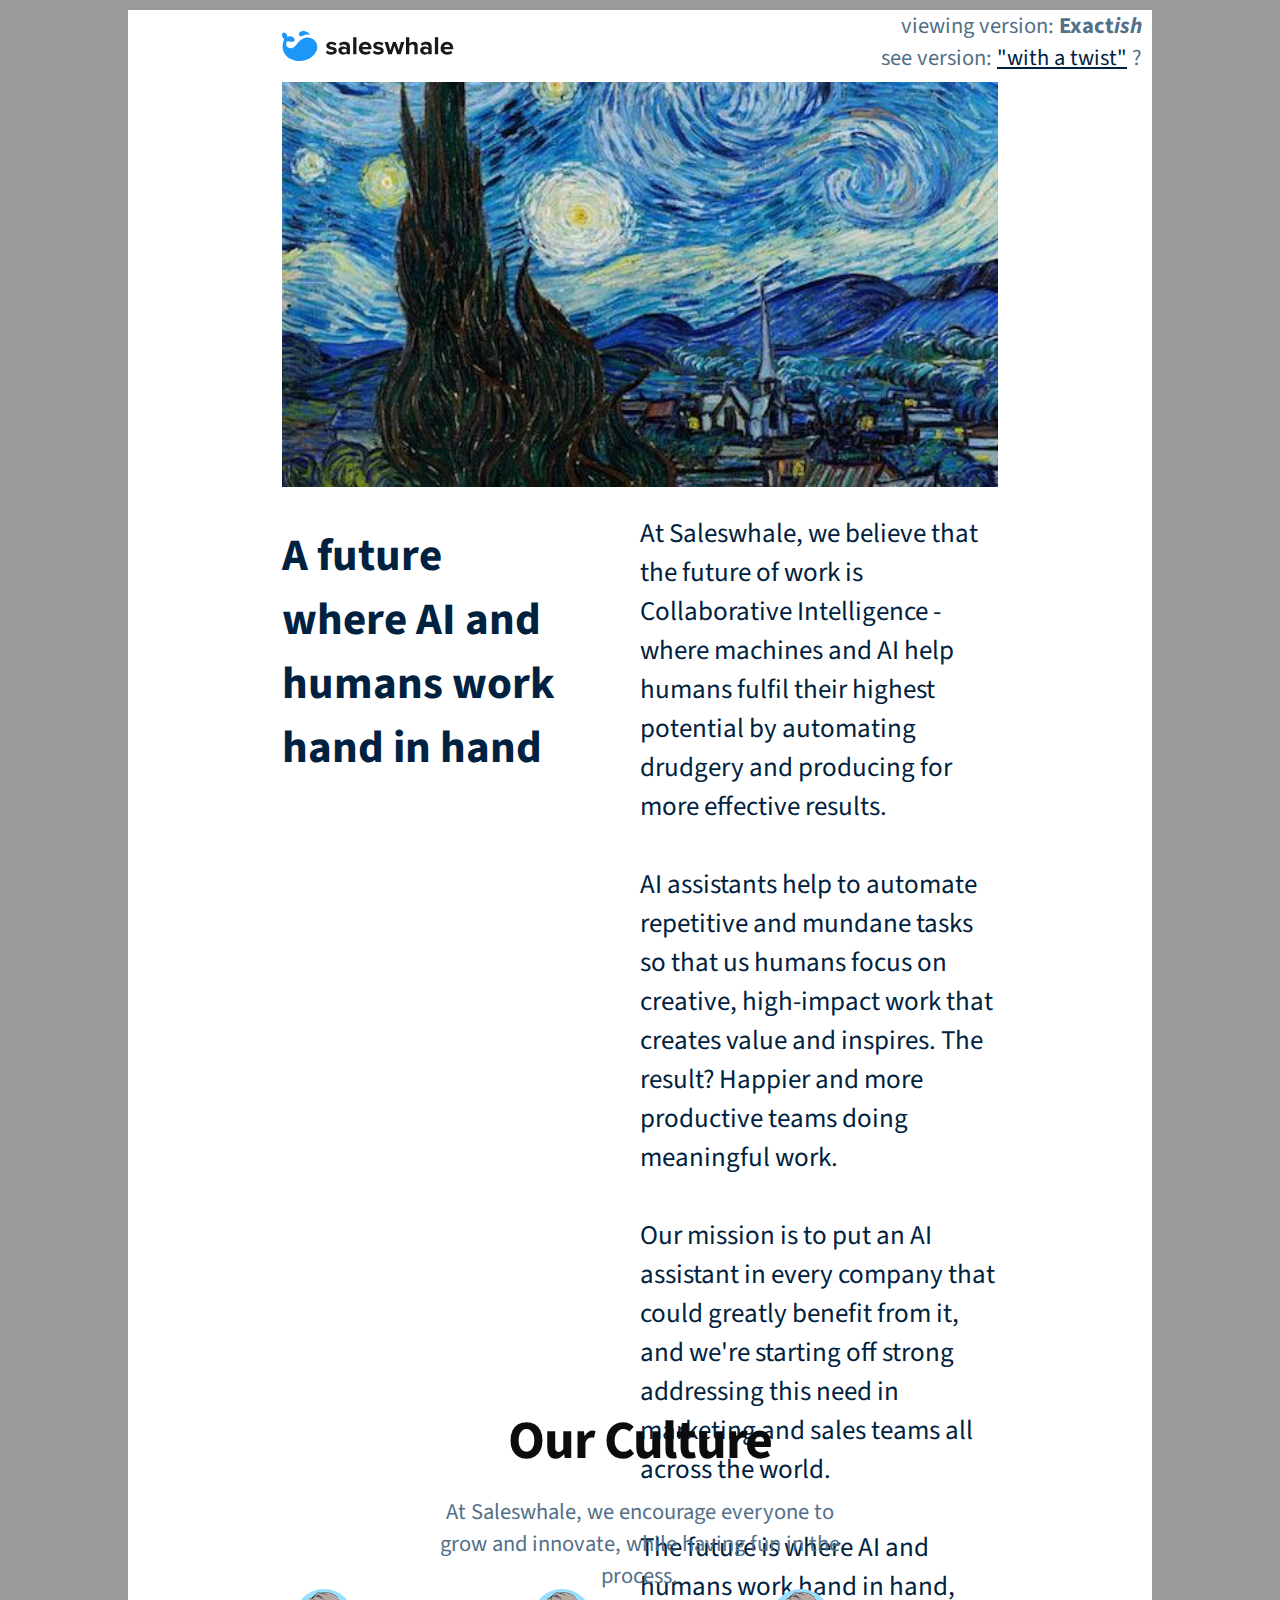
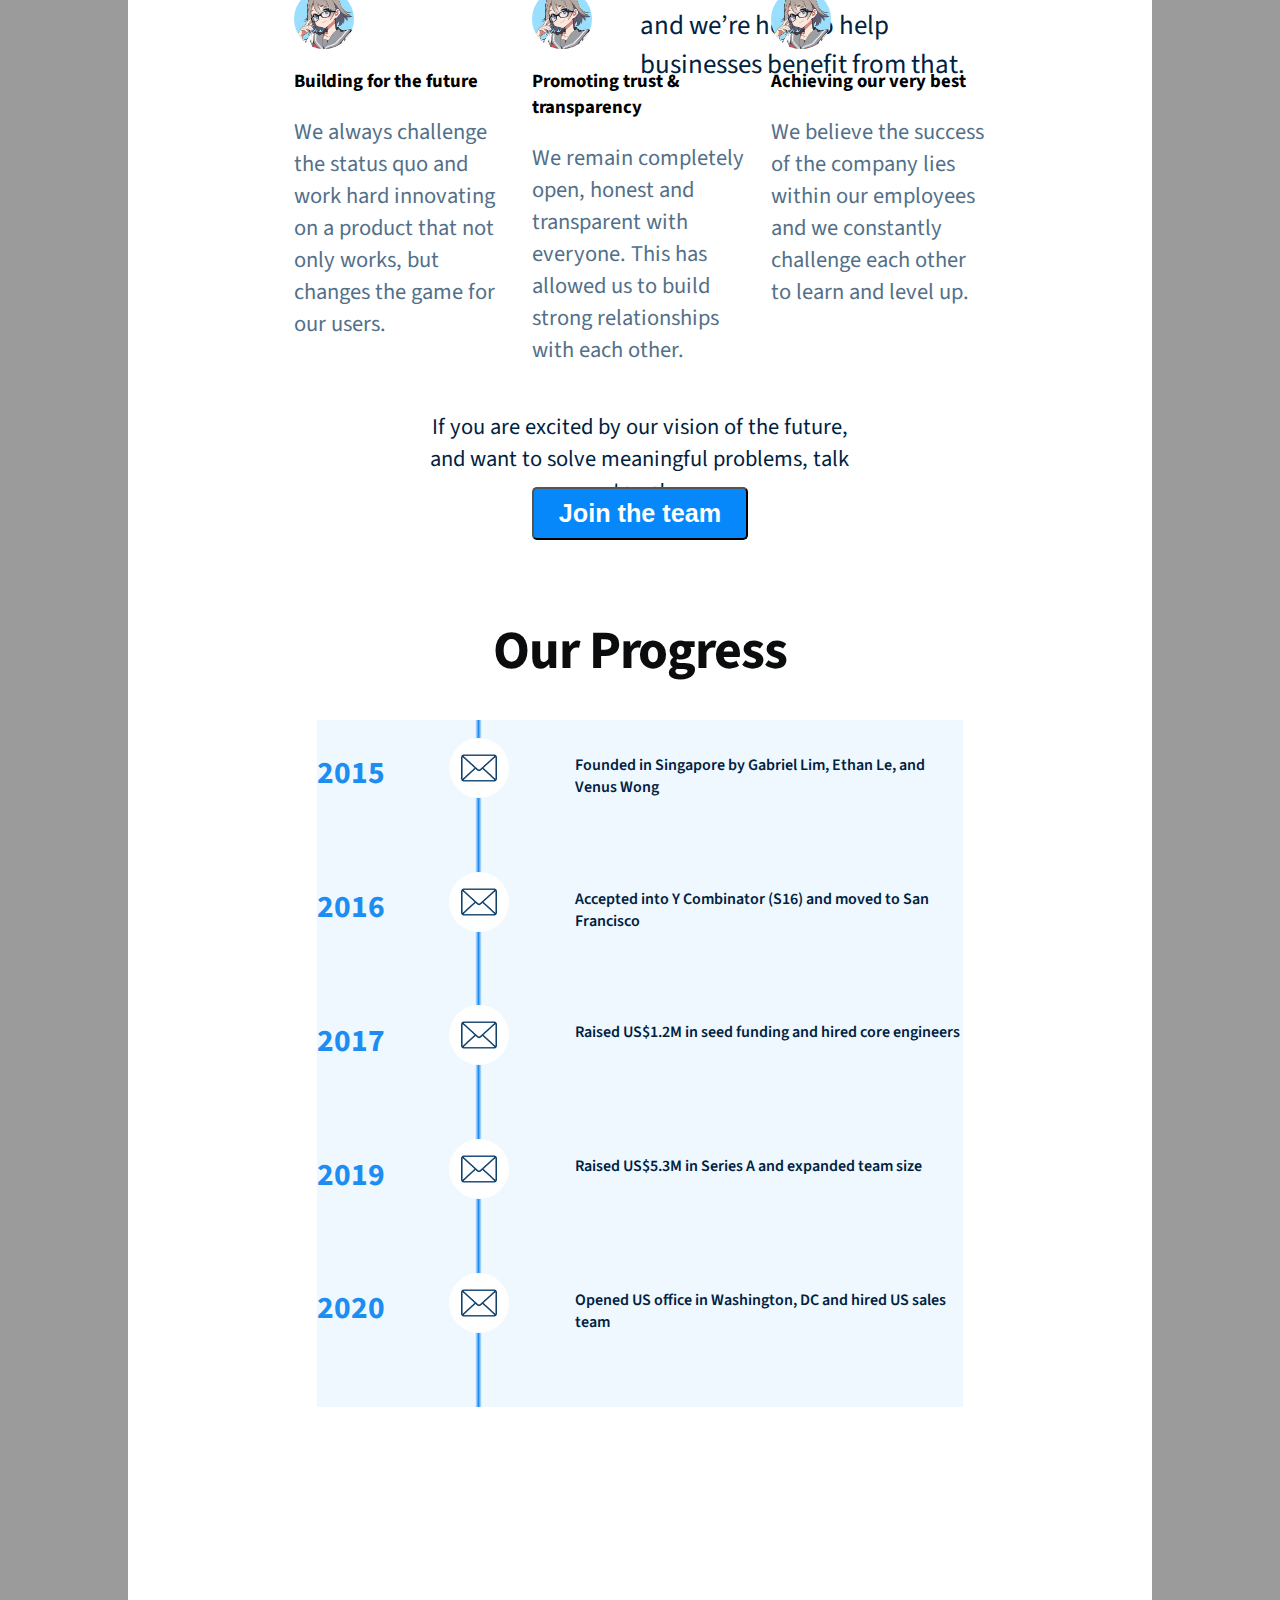
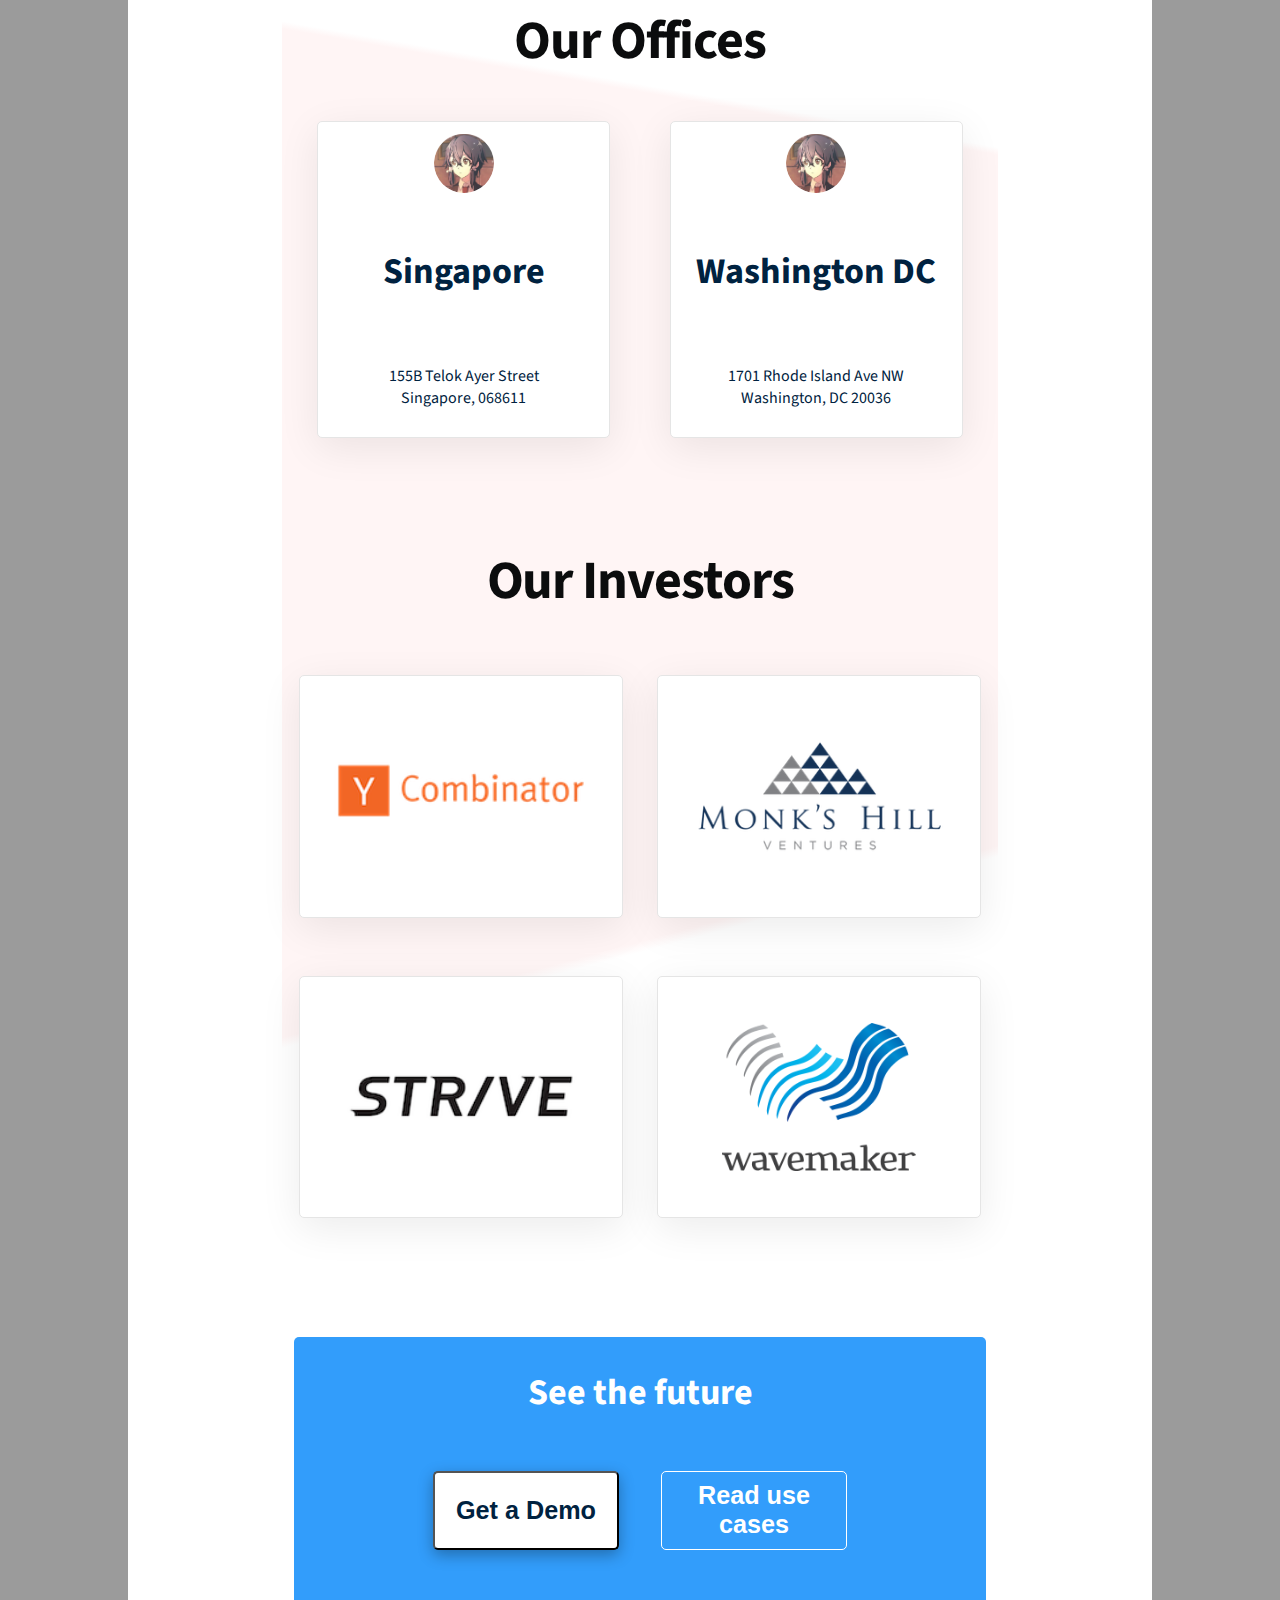
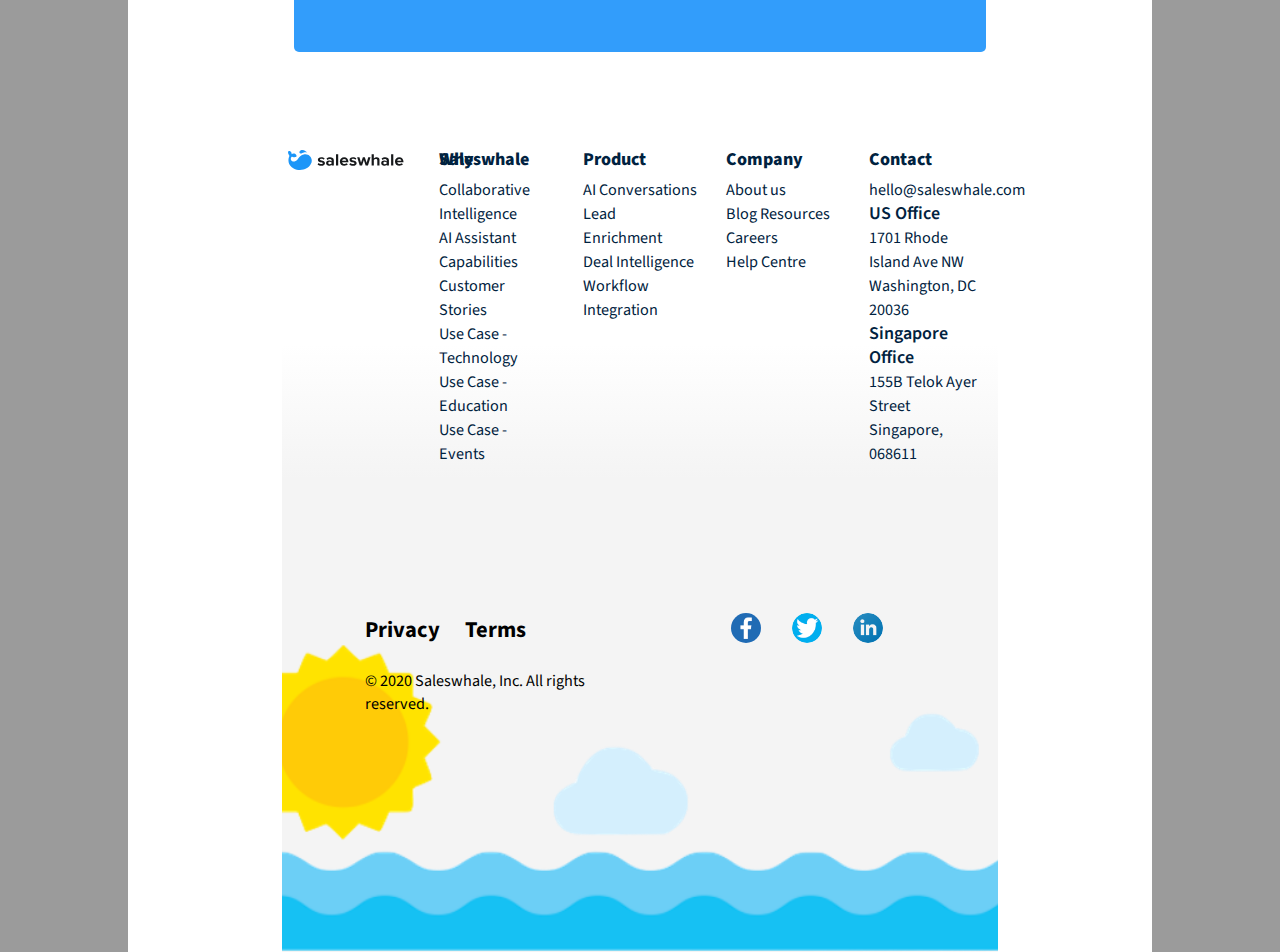
<file: index.html>
<!DOCTYPE html>
<html lang="en">
<head>
  <meta charset="UTF-8">
  <meta name="viewport" content="width=device-width, initial-scale=1.0">
  <meta http-equiv="X-UA-Compatible" content="ie=edge">
  <link rel="stylesheet" href="style.css">
  <title>Jr. Web Dev Test</title>
</head>
<body>
  <header>
    <p id="viewing">viewing version: <b>Exact<i>ish</i></b><br>see version: <a class="viewingLink" href="twist.html">"with a twist"</a> ?</p>
  </header>
  <h1></h1>
  <div class="opening">
    <h2 id="future">A future where AI and humans work hand in hand</h2>
    <p id="firstbody">
      At Saleswhale, we believe that the future of work is Collaborative Intelligence
       - where machines and AI help humans fulfil their highest potential by automating
        drudgery and producing for more effective results.<br><br>AI assistants help to automate
         repetitive and mundane tasks so that us humans focus on creative, high-impact work
          that creates value and inspires. The result? Happier and more productive teams doing
           meaningful work.<br><br>Our mission is to put an AI assistant in every company that could
            greatly benefit from it, and we're starting off strong addressing this need in
             marketing and sales teams all across the world.<br><br>The future is where AI and humans
              work hand in hand, and we’re here to help businesses benefit from that.
    </p>
  </div>
<div class="culture">
  <div class="cultureTop">
  <h2 id="ourCulture">Our Culture</h2>
  <p id="cultureTagline">At Saleswhale, we encourage everyone to grow and innovate, while having fun in the process.</p>
</div>
  <div class="middleCulture">
    <div class="MCD" id="building">
      <div class="cultureIcon"></div>
      <h3>Building for the future</h3>
      <p class="MCT"> We always challenge the status quo and work hard innovating on a product that not only works, but changes the game for our users.</p>
    </div>
    <div class="MCD" id="promoting">
        <div class="cultureIcon"></div>
      <h3>Promoting trust & transparency</h3>
      <p class="MCT">We remain completely open, honest and transparent with everyone. This has allowed us to build strong relationships with each other.</p>
    </div>
    <div class="MCD" id="achieving">
        <div class="cultureIcon"></div>
      <h3>Achieving our very best</h3>
      <p class="MCT">We believe the success of the company lies within our employees and we constantly challenge each other to learn and level up.</p>
    </div>
  </div>
  <div class="cultureBottom">
  <p id="cultureBottomLine">If you are excited by our vision of the future, and want to solve meaningful problems, talk to us!</p>
  <button id="JTT">Join the team</button>
</div>
</div>

<div class="timelineContainer">
  <h2 id="progress">Our Progress</h2>
  <div class="timeline">
    <div class="TLitem" id="founded">
      <h3 class="date">2015</h3>
      <div class="mailIcon"></div>
      <p class="timelineText"> Founded in Singapore by Gabriel Lim, Ethan Le, and Venus Wong</p>
    </div>
    <div class="TLitem" id="Accepted">
        <h3 class="date">2016</h3>
        <div class="mailIcon"></div>
        <p class="timelineText">Accepted into Y Combinator (S16) and moved to San Francisco</p>
    </div>
    <div class="TLitem" id="seedFunding">
        <h3 class="date">2017</h3>
        <div class="mailIcon"></div>
        <p class="timelineText">Raised US$1.2M in seed funding and hired core engineers</p>
    </div>
    <div class="TLitem" id="raised">
        <h3 class="date">2019</h3>
        <div class="mailIcon"></div>
        <p class="timelineText">Raised US$5.3M in Series A and expanded team size</p>
    </div>
    <div class="TLitem" id="US">
        <h3 class="date">2020</h3>
        <div class="mailIcon"></div>
        <p class="timelineText">Opened US office in Washington, DC and hired US sales team</p>
    </div>
  </div>
</div>
<div class="offices">
    <h2 id="offices">Our Offices</h2>
    <div class="officebox">
    <div class="addresses" id="Singapore">
      <div class="officeIcon"></div>
      <h2 class="location">Singapore</h2>
      <p class="address">155B Telok Ayer Street<br>Singapore, 068611</p>
    </div>
    <div class="addresses" id="DC">
        <div class="officeIcon"></div>
        <h2 class="location">Washington DC</h2>
        <p class="address">1701 Rhode Island Ave NW<br>Washington, DC 20036</p>
    </div>
    </div>
</div>
<div class="investors">
    <h2 id="investors">Our Investors</h2>
    <div class="invImages">
      <div class="investorImage" id="Ycom"></div>
      <div class="investorImage" id="monks"></div>
      <div class="investorImage" id="strive"></div>
      <div class="investorImage" id="wavemaker"></div>
    </div>
</div>
<div class="futureContainer">
  <h2 id="theFuture">See the future</h2>
  <div class="buttons">
    <button id="demo">Get a Demo</button>
    <button id="cases">Read use cases</button>
  </div>
</div>
<div class="psuedoFooter">
  <div class="SWlogo2"></div>
  <div class="bottomInfo">
    <div class="BItext" id="why">
      <h3 class="BItextHeaders">Why Saleswhale</h3>
      <p class="BItextblocks">Collaborative Intelligence<br>
        AI Assistant Capabilities<br>Customer Stories<br>
        Use Case - Technology<br>
        Use Case - Education<br>
        Use Case - Events</p>
    </div>
    <div class="BItext" id="product">
        <h3 class="BItextHeaders">Product</h3>
        <p class="BItextblocks">AI Conversations<br>
          Lead Enrichment<br>
          Deal Intelligence<br>
          Workflow Integration</p>
    </div>
    <div class="BItext" id="company">
        <h3 class="BItextHeaders">Company</h3>
        <p class="BItextblocks">
            About us<br>
            Blog Resources<br>
            Careers<br>
            Help Centre
        </p>
    </div>
    <div class="BItext" id="contact">
        <h3 class="BItextHeaders">Contact</h3>
        <p class="BItextblocks">
        hello@saleswhale.com<br>
        <b class="boldAd">US Office</b><br>
        1701 Rhode Island Ave NW<br>Washington, DC 20036<br>
        <b class="boldAd">Singapore Office</b><br>
        155B Telok Ayer Street<br>Singapore, 068611
      </p>
    </div>
  </div>
</div>
<footer>
  <div class="leftFooter">
    <h3 class="privacyTerms">Privacy &nbsp;&nbsp;&nbsp; Terms<br></h3>
    <p class="copyright">© 2020 Saleswhale, Inc. All rights reserved.</p>
  </div>
  <div class="socialIcons">
    <div class="socialLogo" id="facebook"></div>
    <div class="socialLogo" id="twitter"></div>
    <div class="socialLogo" id="linkedin"></div>
  </div>
</footer>
</body>
</html>
</file>
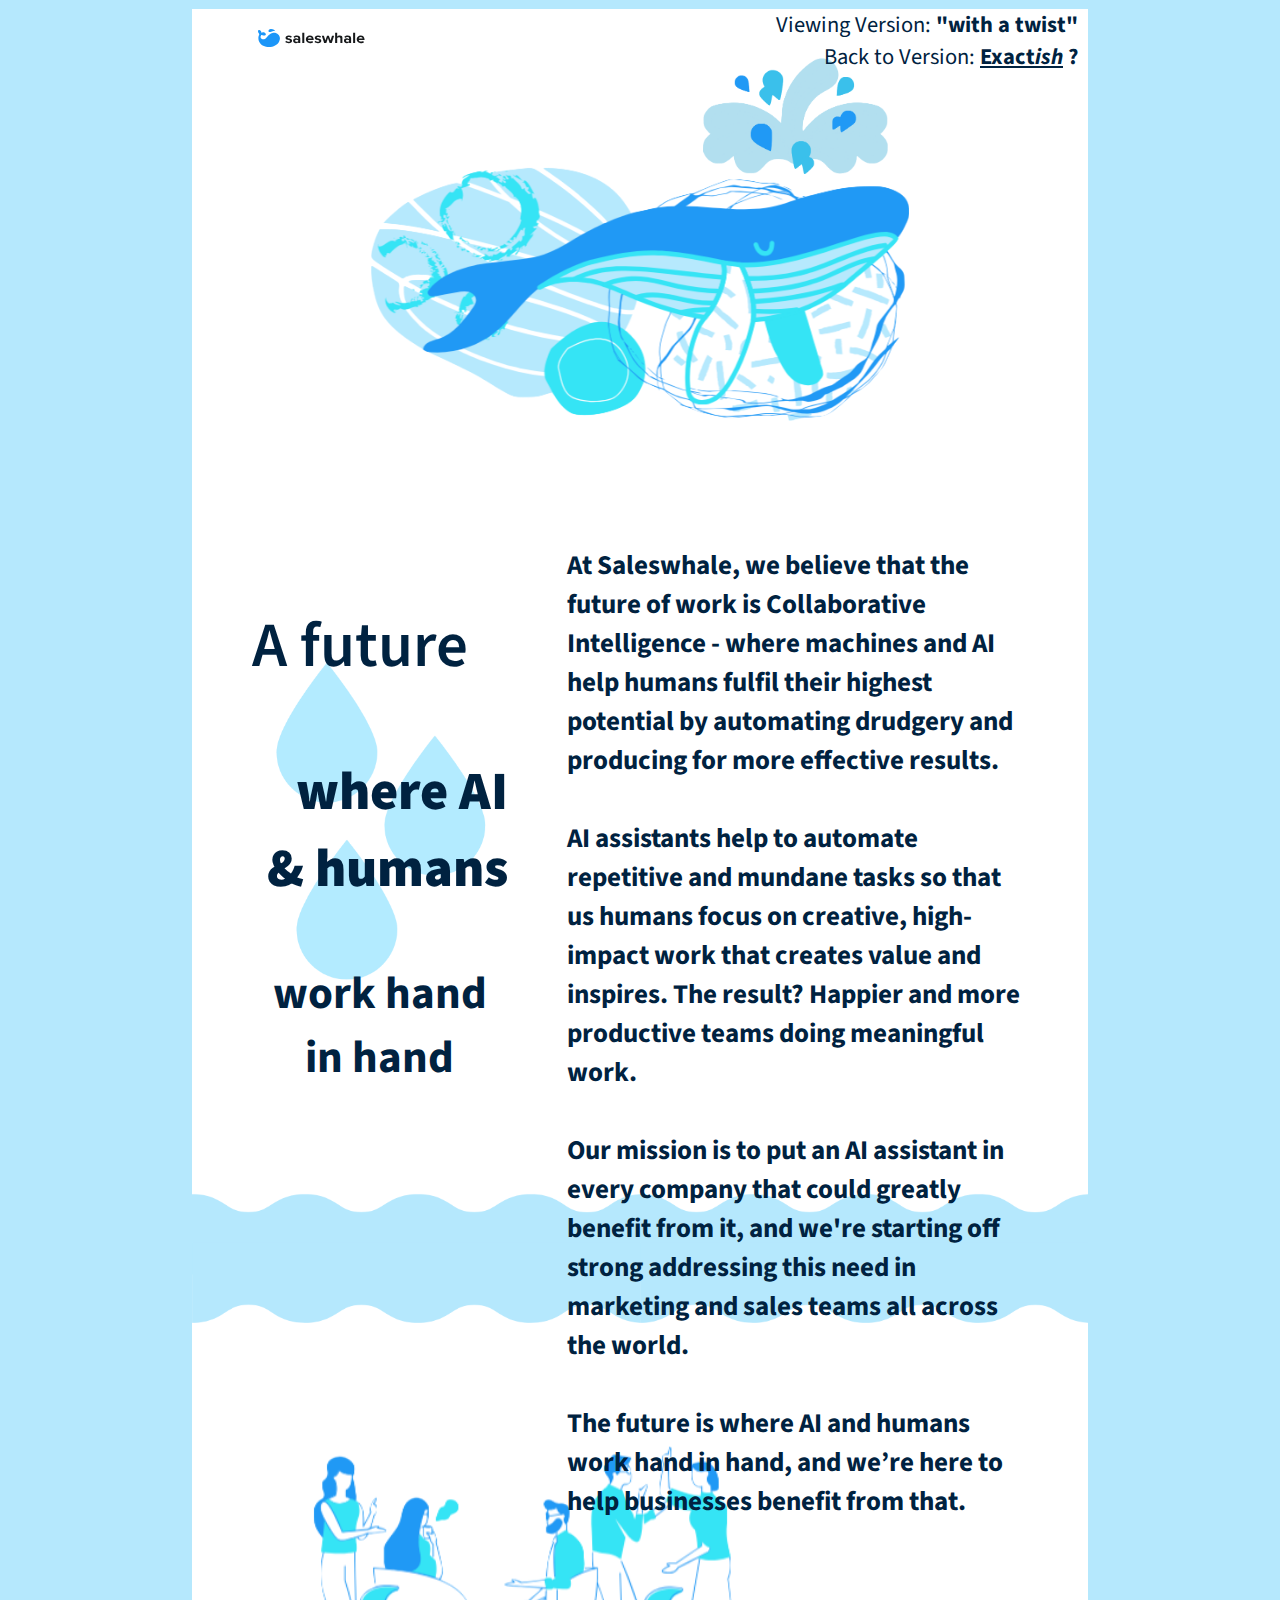
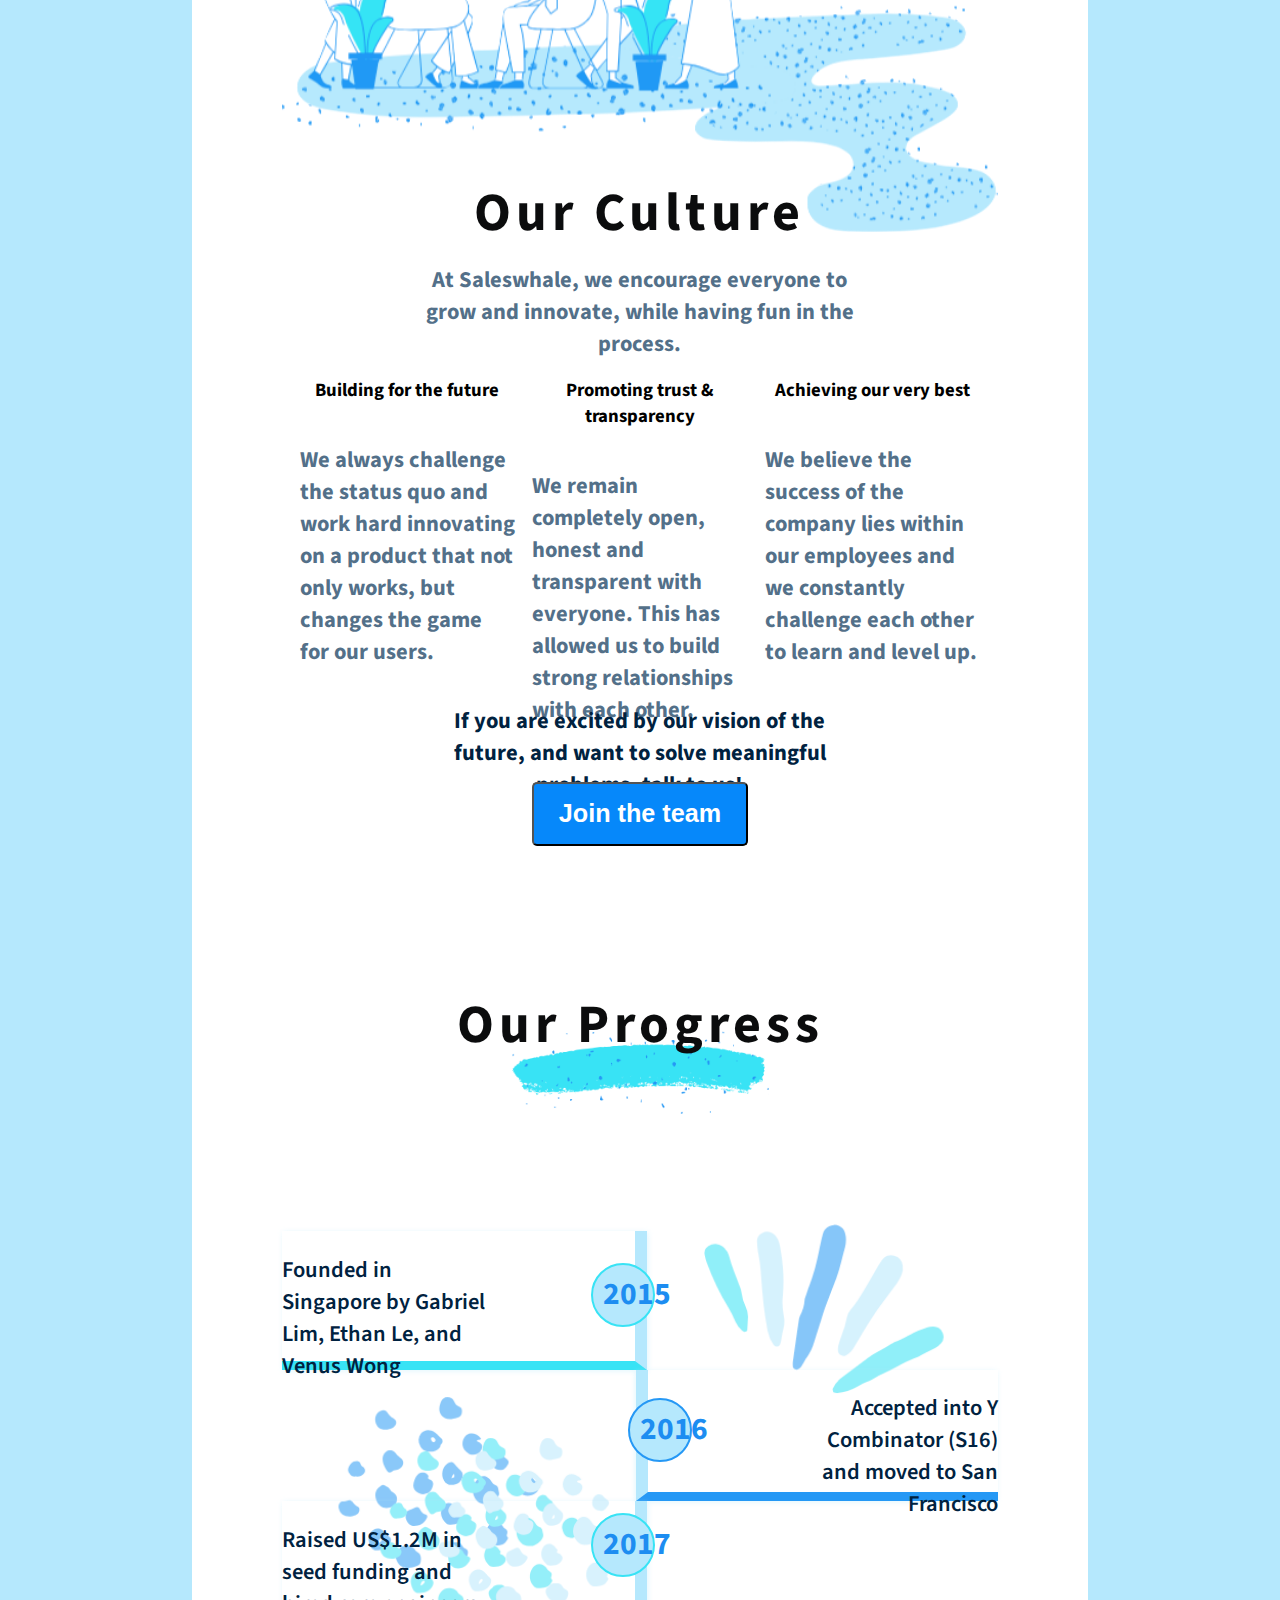
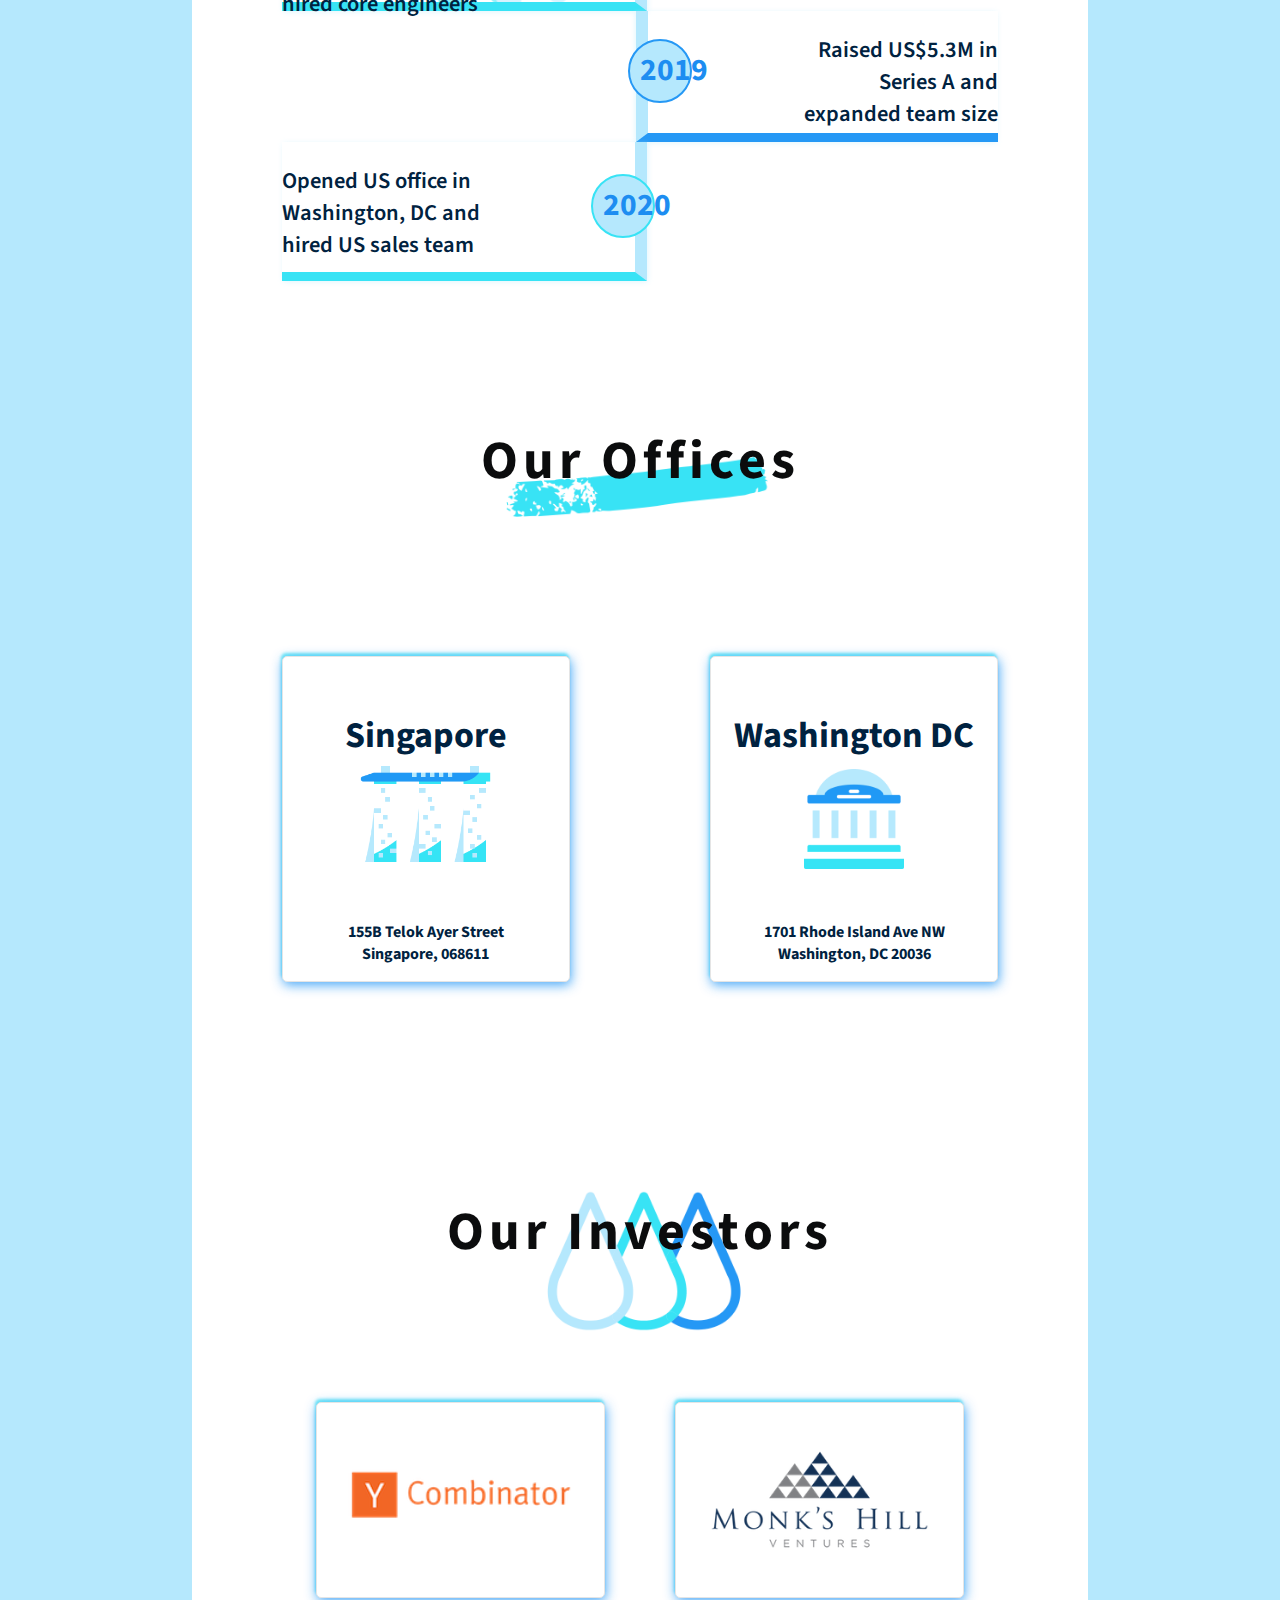
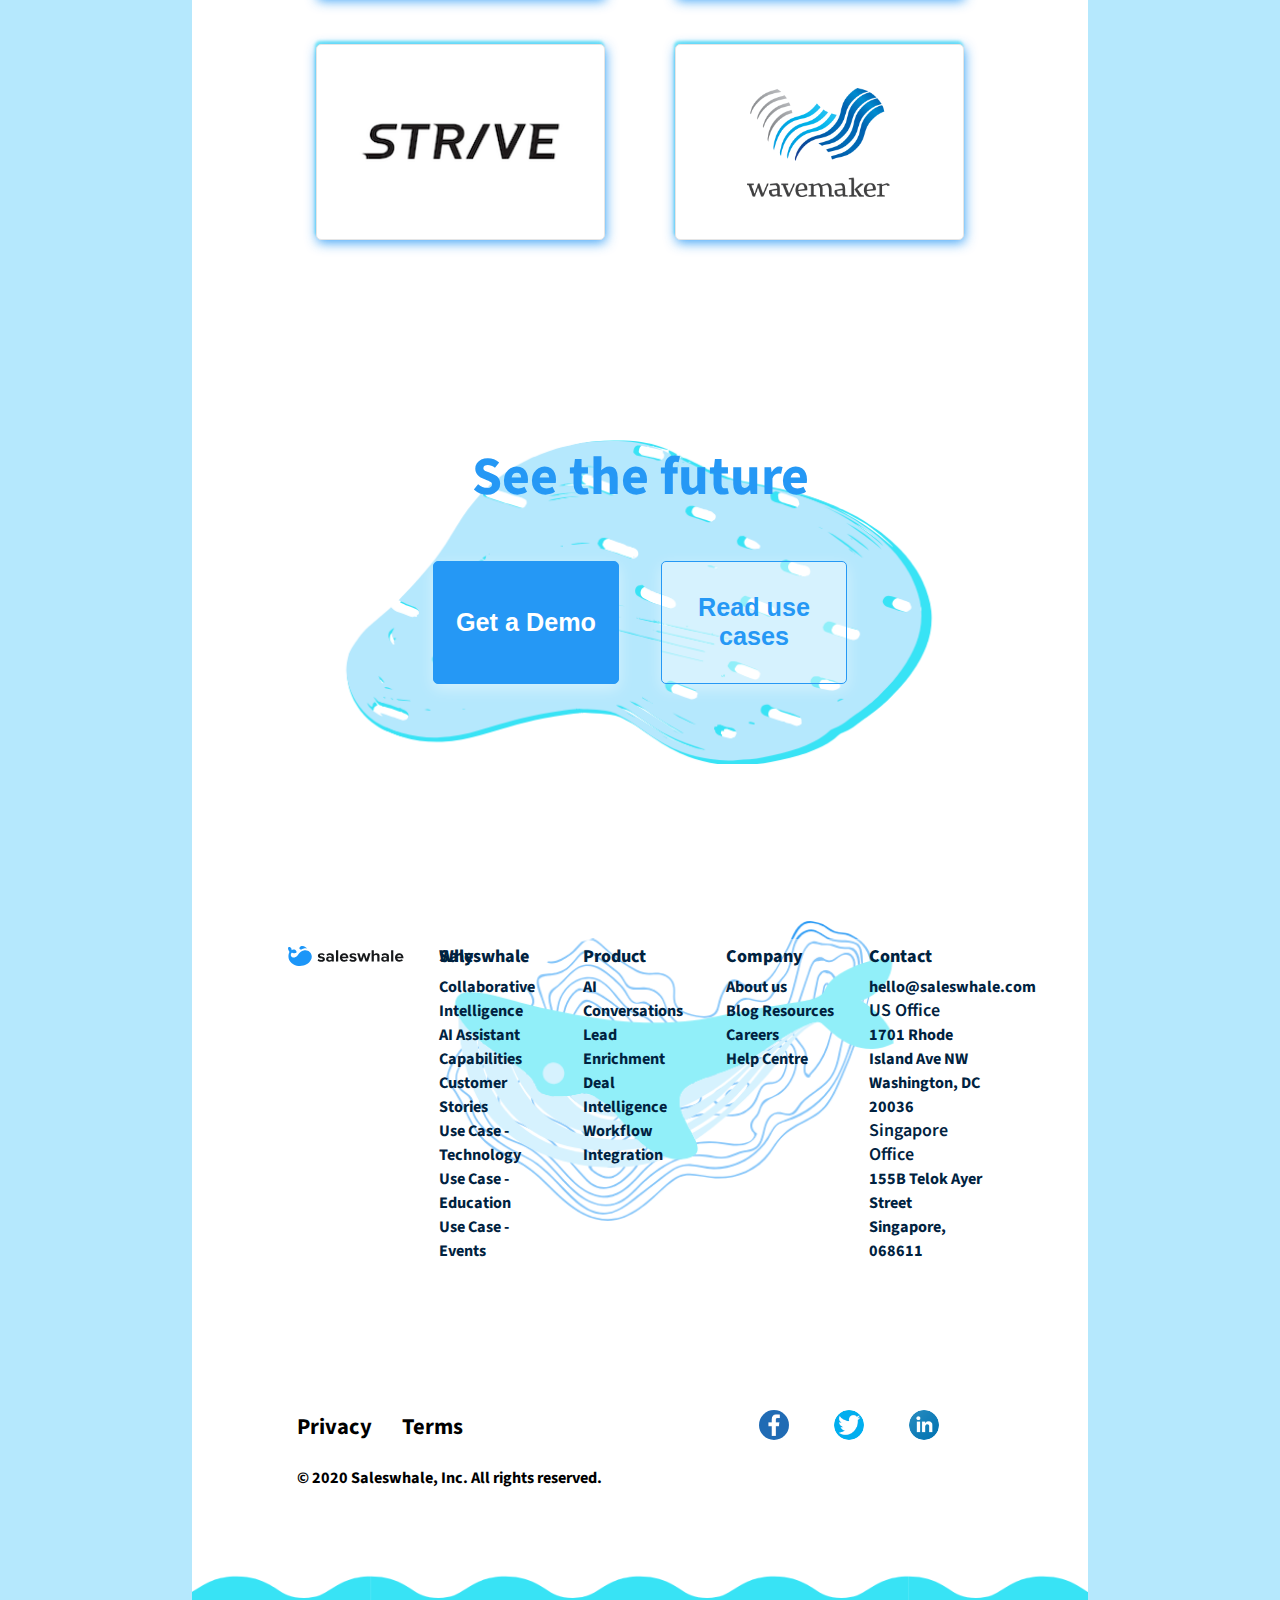
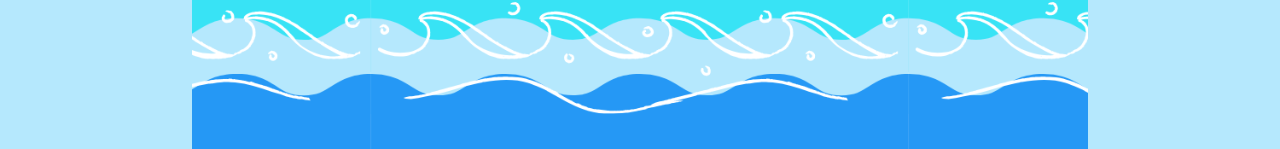
<file: twist.html>
<!DOCTYPE html>
<html lang="en">
<head>
  <meta charset="UTF-8">
  <meta name="viewport" content="width=device-width, initial-scale=1.0">
  <meta http-equiv="X-UA-Compatible" content="ie=edge">
  <link rel="stylesheet" href="twist.css">
  <link rel="stylesheet" href="keyframes.css">
  <title>Jr. Web Dev Test</title>
</head>
<body>
  <header>
    <p id="viewing">Viewing Version: <b>"with a twist"</b><br>Back to Version: <a class="viewingLink" href="index.html"><b>Exact<i>ish</i></a> ?</p>
    <div class="spurt">
        <div class="salesspurt"></div>
      </div>
    </div>
  </header>
 
  <h1>
  </h1>
  <div class="opening">
    <h2 id="future"><p id=line1>A future</p><p id="line2">where AI<br>& humans</p><p id="line3">work hand<br>in hand</p></h2>
    <p id="firstbody">
      At Saleswhale, we believe that the future of work is Collaborative Intelligence
       - where machines and AI help humans fulfil their highest potential by automating
        drudgery and producing for more effective results.<br><br>AI assistants help to automate
         repetitive and mundane tasks so that us humans focus on creative, high-impact work
          that creates value and inspires. The result? Happier and more productive teams doing
           meaningful work.<br><br>Our mission is to put an AI assistant in every company that could
            greatly benefit from it, and we're starting off strong addressing this need in
             marketing and sales teams all across the world.<br><br>The future is where AI and humans
              work hand in hand, and we’re here to help businesses benefit from that.
    </p>
  </div>
  <div class="culture">
      <div class="cultureTop">
      <h2 id="ourCulture">Our Culture</h2>
      <p id="cultureTagline">At Saleswhale, we encourage everyone to grow and innovate, while having fun in the process.</p>
    </div>
      <div class="middleCulture">
        <div class="MCD" id="building">
          <div class="cultureIcon"></div>
          <h3 class="cultureHL">Building for the future</h3>
          <p class="MCT"> We always challenge the status quo and work hard innovating on a product that not only works, but changes the game for our users.</p>
        </div>
        <div class="MCD" id="promoting">
          <h3 class="cultureHL">Promoting trust & transparency</h3>
          <p class="MCT">We remain completely open, honest and transparent with everyone. This has allowed us to build strong relationships with each other.</p>
        </div>
        <div class="MCD" id="achieving">
            <div class="cultureIcon"></div>
          <h3 class="cultureHL">Achieving our very best</h3>
          <p class="MCT">We believe the success of the company lies within our employees and we constantly challenge each other to learn and level up.</p>
        </div>
      </div>
      <div class="cultureBottom">
      <p id="cultureBottomLine">If you are excited by our vision of the future, and want to solve meaningful problems, talk to us!</p>
      <button id="JTT">Join the team</button>
    </div>
    </div> 

    <div class="timelineContainer">
        <h2 id="progress">Our Progress</h2>
        <div class="timeline">
          <div class="TLitem" id="founded">
            <h3 class="date" id="firstDate">2015</h3>
            <p class="timelineText"> Founded in Singapore by Gabriel Lim, Ethan Le, and Venus Wong</p>
          </div>
          <div class="TLitem" id="Accepted">
            <h3 class="date" id="secondDate">2016</h3>
            <p class="timelineText">Accepted into Y Combinator (S16) and moved to San Francisco</p>
          </div>
          <div class="TLitem" id="seedFunding">
              <h3 class="date" id="thirdDate">2017</h3>
              <p class="timelineText">Raised US$1.2M in seed funding and hired core engineers</p>
          </div>
          <div class="TLitem" id="raised">
              <h3 class="date" id="fourthDate">2019</h3>
              <p class="timelineText">Raised US$5.3M in Series A and expanded team size</p>
          </div>
          <div class="TLitem" id="US">
              <h3 class="date" id="fifthDate">2020</h3>
              <p class="timelineText">Opened US office in Washington, DC and hired US sales team</p>
          </div>
        </div>
      </div>
      <div class="offices">
          <h2 id="offices">Our Offices</h2>
          <div class="officebox">
          <div class="addresses" id="Singapore">
            <div class="officeIcon" id="sp"></div>
            <h2 class="location">Singapore</h2>
            <p class="address">155B Telok Ayer Street<br>Singapore, 068611</p>
          </div>
          <div class="addresses" id="DC">
              <div class="officeIcon" id="wadc"></div>
              <h2 class="location">Washington DC</h2>
              <p class="address">1701 Rhode Island Ave NW<br>Washington, DC 20036</p>
          </div>
          </div>
      </div>
      <div class="investors">
          <h2 id="investors">Our Investors</h2>
          <div class="invImages">
            <div class="investorImage" id="Ycom"></div>
            <div class="investorImage" id="monks"></div>
            <div class="investorImage" id="strive"></div>
            <div class="investorImage" id="wavemaker"></div>
          </div>
      </div>
      <div class="futureContainer">
          <h2 id="theFuture">See the future</h2>
          <div class="buttons">
            <button id="demo">Get a Demo</button>
            <button id="cases">Read use cases</button>
          </div>
        </div>
        <div class="psuedoFooter">
            <div class="SWlogo2"></div>
            <div class="bottomInfo">
              <div class="BItext" id="why">
                <h3 class="BItextHeaders">Why Saleswhale</h3>
                <p class="BItextblocks">Collaborative Intelligence<br>
                  AI Assistant Capabilities<br>Customer Stories<br>
                  Use Case - Technology<br>
                  Use Case - Education<br>
                  Use Case - Events</p>
              </div>
              <div class="BItext" id="product">
                  <h3 class="BItextHeaders">Product</h3>
                  <p class="BItextblocks">AI Conversations<br>
                    Lead Enrichment<br>
                    Deal Intelligence<br>
                    Workflow Integration</p>
              </div>
              <div class="BItext" id="company">
                  <h3 class="BItextHeaders">Company</h3>
                  <p class="BItextblocks">
                      About us<br>
                      Blog Resources<br>
                      Careers<br>
                      Help Centre
                  </p>
              </div>
              <div class="BItext" id="contact">
                  <h3 class="BItextHeaders">Contact</h3>
                  <p class="BItextblocks">
                  hello@saleswhale.com<br>
                  <b class="boldAd">US Office</b><br>
                  1701 Rhode Island Ave NW<br>Washington, DC 20036<br>
                  <b class="boldAd">Singapore Office</b><br>
                  155B Telok Ayer Street<br>Singapore, 068611
                </p>
              </div>
            </div>
          </div>
          <footer>
            <div class="leftFooter">
              <h3 class="privacyTerms">Privacy &nbsp; &nbsp; &nbsp;Terms</h3>
              <p class="copyright">© 2020 Saleswhale, Inc. All rights reserved.</p>
            </div>
            <div class="socialIcons">
              <div class="socialLogo" id="facebook"></div>
              <div class="socialLogo" id="twitter"></div>
              <div class="socialLogo" id="linkedin"></div>
            </div>
          </footer>
</body>
</html>
</file>
<file: style.css>
@import url('https://fonts.googleapis.com/css2?family=Source+Sans+Pro&display=swap');
html {
  background: #9b9b9b;
}
body {
  background: #ffffff;
  overscroll-behavior: none;
  width: 80vw;
  height: 100%;
  margin: auto;
  margin-top: -1%;
}
header {
  background: url(assets/sw-logo.svg) no-repeat left center;
  background-size: 20%;
  width: 84%;
  height:8vh;
  margin-left: auto;
  margin-right: 10px;
}
#viewing {
  color: #537089;
  font-family: 'Source Sans Pro', sans-serif;
  font-size: 2.5vmin;
  text-align: right;
  font-weight: 400;
}
.viewingLink {
  color: #002240;
}
h1 {
  width: 56vw;
  height: 45vh;
  background: url(assets/starrynight.jpg);
  background-size: cover;
  margin: auto;
}
.opening {
  display: flex;
  flex-direction: row;
  justify-content: space-between;
  height: 90vh;
  width: 56vw;
  margin: auto;
  color: #002240;
  font-family: 'Source Sans Pro', sans-serif;
}
#future {
  font-size: 5vmin;
  font-weight: bold;
  width: 40%;
  text-align: block;
}
#firstbody {
  font-size: 3vmin;
  width: 50%;
}

.culture {
  display: flex;
  flex-direction: column;
  justify-content: space-around;
  align-content: flex-start;
  align-items: center;
  height: 90vh;
  width: 56vw;
  margin: auto;
  font-family: 'Source Sans Pro', sans-serif;
}
.cultureTop {
  padding-top: 10vh;
  width: 60%;
  text-align: center;
  height: 25%;
}
#ourCulture {
  color: #0B0C0D;
  font-size: 6vmin;
  font-weight: bold;
  letter-spacing: -0.02em;
  width: 100%;
  line-height: 20px;
}
#cultureTagline {
  color: #537089;
  width: 100%;
  text-align: center;
  height: 40%;
  font-size: 2.5vmin;
}
.middleCulture {
  width: 100%;
  height: 50%;
  display: flex;
  flex-direction: row;
  justify-content: space-around;
}
.MCD {
  width: 30%;
}
.MCT {
  color: #537089;
  font-size: 2.5vmin;
}
.cultureIcon {
  background: url(assets/cultureicon.jpg) center no-repeat;
  background-size: 100%;
  width: 60px;
  height: 60px;
  border-radius: 50%;
}
.cultureBottom {
  width: 60%;
  text-align: center;
  height: 25%;
}
#cultureBottomLine {
  color: #002240;
  width: 100%;
  text-align: center;
  height: 30%;
  font-size: 2.5vmin;
}
#JTT {
  font-weight: bold;
  font-size: 2.8vmin;
  color: #ffffff;
  border-radius: 5px;
  background: #0688FA;
  width: 50%;
  height: 30%;
}
.timelineContainer {
  padding-top: 10vh;
  display: flex;
  flex-direction: column;
  justify-content: space-between;
  align-content: flex-start;
  align-items: center;
  height: 90vh;
  width: 56vw;
  margin: auto;
  font-family: 'Source Sans Pro', sans-serif;
}
#progress {
  color: #0B0C0D;
  font-size: 6vmin;
  font-weight: bold;
  letter-spacing: -0.02em;
  width: 100%;
  height: 5%;
  line-height: 20px;
  text-align: center;
}
.timeline {
  width: 90%;
  height: 90vh;
  background: rgb(239,248,255);
  background: linear-gradient(90deg, rgba(239,248,255,1) 24.5%, rgba(29,141,241,1) 25%, rgba(239,248,255,1) 25.5%);
  display: flex;
  flex-direction: column;
  justify-content: space-around;
  padding-top: 2vh;
}
.TLitem {
  display: flex;
  flex-direction: row;
  justify-content: space-between;
  align-items: flex-start;
  width: 100%;
  height: 20%;
}
.date {
  color: #1d8df1;
  font-weight: bold;
  font-size: 3.5vmin;
  line-height: 10px;
  width: 10%;
}
.mailIcon {
  height: 60px;
  width: 60px;
  background: #ffffff url(assets/envelope.png) center no-repeat;
  background-size: 60%;
  border-radius: 50%;
}
.timelineText {
  color: #002240;
  font-weight: 600;
  width:60%;
  font-style: normal;
}
.offices {
  padding-top: 20vh;
  display: flex;
  flex-direction: column;
  justify-content: space-between;
  align-content: center;
  align-items: center;
  height: 50vh;
  width: 56vw;
  margin: auto;
  font-family: 'Source Sans Pro', sans-serif;
  color: #002240;
  background: rgb(255,245,245);
  background: linear-gradient(10deg, rgba(255,245,245,1) 54%, rgba(255,255,255,1) 55%);
}
#offices {
  color: #0B0C0D;
  font-size: 6vmin;
  font-weight: bold;
  letter-spacing: -0.02em;
  width: 100%;
  height: 5%;
  line-height: 20px;
  text-align: center;
}
.officebox {
  width: 90%;
  height: 70%;
  display: flex;
  flex-direction: row;
  justify-content: space-between;
  align-content: center;
  align-items: center;
}
.addresses {
  display: flex;
  flex-direction: column;
  justify-content: space-around;
  align-content: center;
  align-items: center;
  text-align: center;
  height: 100%;
  width: 45%;
  background: #FFFFFF;
  border: 1px solid #E5E5E5;
  box-shadow: 0px 10px 40px rgba(0, 0, 0, 0.08);
  border-radius: 5px;
}
.officeIcon {
 background: url(assets/officeicon.png) center no-repeat;
 background-size: 100%;
 width: 60px;
 height: 60px;
 border-radius: 50%;
}
.location {
 font-weight: bold;
 font-size: 4vmin;
}
.investors {
  padding-bottom: 10vh;
  padding-top: 10vh;
  display: flex;
  flex-direction: column;
  justify-content: space-between;
  align-content: center;
  align-items: center;
  height: 80vh;
  width: 56vw;
  margin: auto;
  font-family: 'Source Sans Pro', sans-serif;
  color: #002240;
  background: rgb(255,245,245);
  background: linear-gradient(-15deg, rgba(255,255,255,1) 44%, rgba(255,245,245,1) 45% );
}
#investors {
  color: #0B0C0D;
  font-size: 6vmin;
  font-weight: bold;
  letter-spacing: -0.02em;
  width: 100%;
  height: 5%;
  line-height: 20px;
  text-align: center;
}
.invImages {
  width: 100%;
  height: 100%;
  display: flex;
  flex-direction: row;
  flex-wrap: wrap;
  justify-content: space-around;
  align-content: stretch;
  align-items: center;
}
.investorImage {
  height: 40%;
  width: 45%;
  border: 1px solid #E5E5E5;
  box-shadow: 0px 10px 40px rgba(0, 0, 0, 0.08);
  border-radius: 5px;
}
#Ycom {
  background: #ffffff url(assets/Ylogo.png) center no-repeat;
  background-size: 90%;
}
#monks {
  background: #ffffff url(assets/monkshill.png) center no-repeat;
  background-size: 90%;
}
#strive {
  background: #ffffff url(assets/strive.png) center no-repeat;
  background-size: 80%;
}
#wavemaker {
  background: #ffffff url(assets/wavemaker.png) center no-repeat;
  background-size: 60%;
}
.futureContainer {
  width: 54vw;
  height: 35vh;
  margin: auto;
  display: flex;
  flex-direction: column;
  justify-content: center;
  align-items: center;
  border-radius: 5px;
  background: #329dfb;
  font-family: 'Source Sans Pro', sans-serif;
}
#theFuture {
  font-size: 4vmin;
  color: #ffffff;
}
.buttons {
  display: flex;
  flex-direction: row;
  justify-content: space-between;
  height: 50%;
  width: 60%;
  margin: auto;
}
#demo {
  font-weight: bold;
  font-size: 2.8vmin;
  color: #002240;
  border-radius: 5px;
  background: #ffffff;
  width: 45%;
  height: 50%;
  box-shadow: 0px 5px 15px rgba(0, 0, 0, 0.3);
  border-radius: 5px;
}
#cases {
  font-weight: bold;
  font-size: 2.8vmin;
  color: #ffffff;
  border-radius: 5px;
  border: #ffffff solid 1px;
  background: transparent;
  width: 45%;
  height: 50%;
}
button:hover {
  transform: scaleX(1.1) scaleY(1.1);
  cursor: pointer;
}
.psuedoFooter {
  padding-top: 10vh;
  height: 40vh;
  width: 56vw;
  margin: auto;
  background: linear-gradient(0deg, #f4f4f4 5%, #ffffff 35% );
  display: flex;
  flex-direction: row;
  justify-content: space-between;
  align-content: stretch;
}
.SWlogo2 {
  width: 18%;
  height: 10%;
  background: url(assets/sw-logo.svg)center no-repeat;
  background-size: 90%;
}
.bottomInfo {
  width: 80%;
  height: 100%;
  display: flex;
  flex-direction: row;
  flex-wrap: wrap;
  justify-content: space-around;
  align-content: stretch;
  align-items: flex-start;
}
.BItext {
  width: 20%;
  height: 45%;
  line-height: 24px;
  color: #002240;
  font-family: 'Source Sans Pro', sans-serif;
}
.BItextHeaders {
  font-size: 2vmin;
  line-height: 0px;
  font-weight: 800;
}
.BItextblocks {
font-size: 1.8vmin;
}
.boldAd {
  font-size: 2vmin;
  font-weight: 600;
}

footer {
  padding-top: 10vh;
  height: 40vh;
  width: 56vw;
  margin: auto;
  background: #f4f4f4 url(assets/sunsetclipart.png) bottom center no-repeat;
  background-size:110%;
  font-family: 'Source Sans Pro', sans-serif;
  display: flex;
  flex-direction: row;
  justify-content: space-evenly;
  align-items: stretch;
  align-content: center;
}
.leftFooter {
 width: 35%;
 height: 50%;
}
.privacyTerms {
  font-weight: bold;
  font-size: 2.5vmin;
  text-align: justify;
}
.copyright {
  font-size: 1.8vmin;
}
.socialIcons {
  height: 20%;
  width: 30%;
  display: flex;
  flex-direction: row;
  justify-content: space-evenly;
  align-items: center;
}
.socialLogo {
  border-radius: 50%;
  height: 30px;
  width: 30px;
}
#facebook {
  background: #1f6bb6 url(assets/fb.png) center no-repeat;
  background-size: cover;
}
#twitter {
  background: url(assets/twitter.png) center no-repeat;
  background-size: cover;
}
#linkedin {
  background: url(assets/linkedin.png) center no-repeat;
  background-size: cover;
}
@media screen and (min-width: 320px) and (max-width: 500px){
  body {
    width: 100vw;
  }

  h1 {
    width: 85vw;
    height: 60vh;
    background: url(assets/starrynight.jpg)center no-repeat;
  }
  .opening {
    height: 125vh;
    width: 85vw;
    flex-direction: column;
  }
  #future {
    font-size: 10vmin;
    width: 100%;
    height: 20%;
  }
  #firstbody {
    font-size: 4.5vmin;
    width: 100%;
  }
  .culture {
    padding-top: 2vh;
    display: flex;
    flex-direction: column;
    justify-content: space-around;
    align-content: flex-start;
    height: 130vh;
    width: 85vw;
  }
  .cultureTop {
    width: 90%;
    text-align: left;
    height: 20%;
  }
  #ourCulture {
    font-size: 8vmin;
    font-weight: bold;
    width: 100%;
    line-height: 20px;
  }
  #cultureTagline {
    width: 100%;
    text-align: left;
    font-size: 3.5vmin;
  }
  .middleCulture {
    width: 100%;
    height: 50%;
    flex-direction: column;
    justify-content: space-around;
  }
  .MCD {
    width: 90%;
    height: 30%;
    font-size: 3.5vmin;
    align-content: left;
  }
  .cultureIcon {
    width: 40px;
    height: 40px;
  }
  .cultureBottom {
    width: 100%;
    text-align:left;
    height: 25%;
  }
  #cultureBottomLine {
    width: 100%;
    text-align: left;
    height: 33%;
    font-size: 3.5vmin;
  }
  #JTT {
    font-size: 3.8vmin;
    width: 90%;
  }

  .timelineContainer {
    padding-top: 2vh;
    height: 90vh;
    width: 98vw;
  }
  #progress {
    color: #0B0C0D;
    font-size: 6vmin;
    font-weight: bold;
    letter-spacing: -0.02em;
    width: 100%;
    height: 5%;
    line-height: 20px;
    text-align: center;
  }
  .timeline {
    width: 100%;
    height: 90vh;
  }
  .date {
    font-size: 4.5vmin;
  }
  .mailIcon {
    height: 40px;
    width: 40px;
  }
  .offices {
    padding-top: 15vh;
    display: flex;
    flex-direction: column;
    justify-content: space-between;
    align-content: center;
    align-items: center;
    height: 70vh;
    width: 100vw;
  }
  #offices {
    font-size: 8vmin;
    width: 100%;
    height: 5%;
  }
  .officebox {
    width: 100%;
    height: 90%;
    display: flex;
    flex-direction: column;
    justify-content: space-between;
    align-content: center;
    align-items: center;
  }
  .addresses {
    display: flex;
    flex-direction: column;
    justify-content: space-around;
    align-content: center;
    align-items: center;
    text-align: center;
    height: 45%;
    width: 70%;
    background: #FFFFFF;
    border: 1px solid #E5E5E5;
    box-shadow: 0px 10px 40px rgba(0, 0, 0, 0.08);
    border-radius: 5px;
  }
  .officeIcon {
   width: 40px;
   height: 40px;
  }
  .location {
   font-weight: bold;
   font-size: 4vmin;
  }

  .investors {
    padding-bottom: 10vh;
    padding-top: 10vh;
    height: 110vh;
    width: 100vw;
    background: linear-gradient(-15deg, rgba(255,255,255,1) 24%, rgba(255,245,245,1) 25% );
  }
  #investors {
    font-size: 8vmin;
  }
  .invImages {
    width: 100%;
    height: 90%;
    flex-direction: column;
    flex-wrap: nowrap;
  }
  .investorImage {
    height: 20%;
    width: 70%;
    border: 1px solid #E5E5E5;
    box-shadow: 0px 10px 40px rgba(0, 0, 0, 0.08);
    border-radius: 5px;
  }
  #wavemaker {
    background-size: 50%;
  }
  .futureContainer {
    width: 100vw;
    height: 45vh;
    margin: auto;
    display: flex;
    flex-direction: column;
    justify-content: space-evenly;
    align-items: center;
    align-content: flex-end;
    border-radius: 0px;
    background: #329dfb;
    background: linear-gradient(5deg, #329dfb 86%, #ffffff 87% );
    font-family: 'Source Sans Pro', sans-serif;
  }
  #theFuture {
    font-size: 8vmin;
    color: #ffffff;
    line-height: 80px;
  }
  .buttons {
    display: flex;
    flex-direction: column;
    align-items: center;
    justify-content: space-evenly;
    height: 50%;
    width: 90%;
    margin: auto;
  }
  #demo {
    font-weight: bold;
    font-size: 2.8vmin;
    color: #002240;
    border-radius: 5px;
    background: #ffffff;
    width: 90%;
    height: 30%;
    box-shadow: 0px 5px 15px rgba(0, 0, 0, 0.3);
    border-radius: 5px;
  }
  #cases {
    font-weight: bold;
    font-size: 2.8vmin;
    color: #ffffff;
    border-radius: 5px;
    border: #ffffff solid 1px;
    background: transparent;
    width: 90%;
    height: 30%;
  }
  button:hover {
    transform: scaleX(1.1) scaleY(1.1);
    cursor: pointer;
  }
  .psuedoFooter {
    padding-top: 10vh;
    height: 40vh;
    width: 100vw;
    margin: auto;
    background: linear-gradient(0deg, #f4f4f4 5%, #ffffff 35% );
    display: flex;
    flex-direction: row;
    justify-content: space-between;
    align-content: stretch;
  }
  .bottomInfo {
    width: 80%;
    height: 100%;
    display: flex;
    flex-direction: row;
    flex-wrap: wrap;
    justify-content: space-around;
    align-content: stretch;
    align-items: flex-end;
  }
  .BItext {
    width: 40%;
    height: 40%;
    line-height: 14px;
  }
  .BItextHeaders {
    font-size: 3vmin;
  }
  .boldAd {
    font-size: 2.3vmin;
  }
  
  footer {
    padding-top: 10vh;
    height: 40vh;
    width: 100vw;
    margin: auto;
    background: #f4f4f4 url(assets/sunsetclipart.png) bottom center no-repeat;
    background-size:110%;
    font-family: 'Source Sans Pro', sans-serif;
    display: flex;
    flex-direction: column;
    justify-content: space-evenly;
    align-items: center;
    align-content: center;
  }
  .leftFooter {
   width: 20%;
   height: 30%;
   text-align: center;
  }
  .privacyTerms {
    font-weight: bold;
    font-size: 3.5vmin;
  }
  .copyright {
    font-size: 1.8vmin;
  }
  .socialIcons {
    height: 20%;
    width: 50%;
  }
}
@media screen and (min-width: 768px) and (max-width: 1040px){
  html {
    background: #ffffff;
  }
  body {
    width: 100vw;
  }
  header {
    width: 98vw;
    height: 80px;
  }
  #viewing {
    font-size: 3.5vmin;
    text-align: right;
  }
  h1 {
    width: 78vw;
    height: 40vh;
    margin: auto;
  }
  .opening {
    width: 98vw;
  }
  .culture {
    width: 98vw;
    height: 100vh;
    background-size: 70%;
  }
  .timelineContainer {
    width: 98vw;
  }
  .timeline {
    width: 100%;
  }
  .offices {
    width: 98vw;
  }
  .officebox {
    width: 80%;
  }
  .investors {
    height: 80vh;
    width: 98vw;
  }
  #investors {
    width: 50%;
    background-size: 40%;
  }
  .invImages {
    width: 80%;
  }
  .futureContainer {
    width: 98vw;
    height: 30vh;
  }
  .psuedoFooter {
    height: 40vh;
    width: 98vw;
  }
  footer {
    width: 98vw;
  }
}
</file>
<file: twist.css>
@import url('https://fonts.googleapis.com/css2?family=Source+Sans+Pro&display=swap');
html {
  background: #b5e8fd;
}
body {
  background: #ffffff;
  overscroll-behavior: none;
  width: 70vw;
  height: 100%;
  margin: auto;
}
header {
  background: url(assets/sw-logo.svg) no-repeat left center;
  background-size: 13%;
  width: 820px;
  height: 60px;
  margin-left: auto;
  margin-right: 10px;
  margin-top: -14px;
}
#viewing {
  color: #002240;
  font-family: 'Source Sans Pro', sans-serif;
  font-size: 2.5vmin;
  text-align: right;
  font-weight: 400;
}
.viewingLink {
  color: #002240;
}
h1 {
  width: 56vw;
  height: 50vh;
  background: url(assets/saleswhale.png) center no-repeat;
  background-size: 75%;
  margin: auto;
}
.spurt {
  width: 25%;
  height: 200%;
  margin-left: 53%;
  margin-top: -5%;
  background: url(assets/spurt.png) bottom center no-repeat;
  background-size: 90%;
  animation: midspurt linear 4s;
}
.salesspurt {
  width: 100%;
  height: 100%;
  background: url(assets/spray.png) bottom center no-repeat;
  background-size: 60%;
  animation: swspurt linear infinite 4.5s;
}
.opening {
  background: url(assets/abovethefoldbg.png) bottom right repeat-x;
  background-size: 50%;
  display: flex;
  flex-direction: row;
  justify-content: space-evenly;
  height: 90vh;
  width: 70vw;
  margin: auto;
  color: #002240;
  font-family: 'Source Sans Pro', sans-serif;
}
#future {
  background: url(assets/futurebg.png) center no-repeat;
  background-size: 130%;
  width: 20vw;
  height: 70%;
}
#line1 {
  font-size: 7vmin;
  font-weight: 600;
  text-align: left;
}
#line2 {
  font-size: 6vmin;
  font-weight: bolder;
  text-align: center;
  text-align: right;
}
#line3 {
  font-size: 5vmin;
  text-align: center;
}
#firstbody {
  font-size: 3vmin;
  width: 36vw;
}
.culture {
  padding-top: 10vh;
  background: url(assets/culturebg.png) 40% 15% no-repeat;
  background-size: 100%;
  display: flex;
  flex-direction: column;
  justify-content: flex-end;
  align-content: flex-end;
  align-items: center;
  height: 120vh;
  width: 56vw;
  margin: auto;
  font-family: 'Source Sans Pro', sans-serif;
}
.cultureTop {
  padding-top: 20vh;
  width: 60%;
  text-align: center;
  height: 18%;
}
#ourCulture {
  color: #0B0C0D;
  font-size: 6vmin;
  font-weight: bold;
  letter-spacing: 5px;
  width: 100%;
  line-height: 10px;
}
#cultureTagline {
  color: #537089;
  width: 100%;
  text-align: center;
  height: 20%;
  font-size: 2.5vmin;
  background-color: #ffffff72;
}
.middleCulture {
  width: 100%;
  height: 30%;
  display: flex;
  flex-direction: row;
  justify-content: space-evenly;
  align-content: center;
}
.MCD {
  display: flex;
  flex-direction: column;
  justify-content: flex-start;
  align-content: stretch;
  align-items: center;
  width: 30%;
}
.cultureHL {
  text-align: center;
}
.MCT {
  color: #537089;
  font-size: 2.5vmin;
  align-self: flex-end;
}
.cultureBottom {
  width: 60%;
  text-align: center;
  height: 20%;
}
#cultureBottomLine {
  color: #002240;
  width: 100%;
  text-align: center;
  height: 25%;
  font-size: 2.5vmin;
}
#JTT {
  font-weight: bold;
  font-size: 2.8vmin;
  color: #ffffff;
  border-radius: 5px;
  background: #0688FA;
  width: 50%;
  height: 30%;
  outline:none;
}
.timelineContainer {
  padding-top: 5vh;
  display: flex;
  flex-direction: row;
  flex-wrap: wrap;
  justify-content: center;
  align-content: center;
  align-items: center;
  height: 110vh;
  width: 70vw;
  margin: auto;
  font-family: 'Source Sans Pro', sans-serif;
}
#progress {
  background: url(assets/progressbg.png) center no-repeat;
  background-size: 30%;
  color: #0B0C0D;
  font-size: 6vmin;
  font-weight: bold;
  letter-spacing: 5px;
  width: 100%;
  height: 20%;
  line-height: 110px;
  text-align: center;
}
.timeline {
  background: url(assets/tlbg.png) top no-repeat;
  background-size: 90%;
  width: 56vw;
  height: 80vh;
  display: flex;
  flex-direction: column;
  flex-wrap: wrap;
  justify-content: flex-start;
  align-items: flex-start;
  padding-top: 2vh;
}
.TLitem {
  display: flex;
  flex-direction: row;
  justify-content: space-between;
  align-items: stretch;
  align-content: stretch;
}
#founded {
  flex-direction: row-reverse;
  align-items: flex-start;
  height: 18%;
  width:49.3%;
  border-bottom: 1vh solid #38e3f5;
  border-right: 1vw solid #b5e8fd;
  box-shadow: 1px 1px 5px #b5e8fd65;
}
#Accepted {
  background-size: 50%;
  align-self: flex-end;
  align-items: flex-start;
  height: 17%;
  width:48.9%;
  border-bottom: 1vh solid #2598f5;
  border-left: 1vw solid #b5e8fd;
  box-shadow: -1px 1px 5px #b5e8fd65;
  text-align: right;
}
#seedFunding {
  flex-direction: row-reverse;
  align-items: flex-start;
  height: 14%;
  width:49.3%;
  border-bottom: 1vh solid #38e3f5;
  border-right: 1vw solid #b5e8fd;
  box-shadow: 1px 1px 5px #b5e8fd65;
}
#raised {
  align-self: flex-end;
  align-items: flex-start;
  height: 17%;
  width:48.9%;
  border-bottom: 1vh solid #2598f5;
  border-left: 1vw solid #b5e8fd;
  box-shadow: -1px 1px 5px #b5e8fd65;
  text-align: right;
}
#US {
  flex-direction: row-reverse;
  align-items: flex-start;
  height: 18%;
  width:49.3%;
  border-bottom: 1vh solid #38e3f5;
  border-right: 1vw solid #b5e8fd;
  box-shadow: 1px 1px 5px #b5e8fd65;
}
#firstDate {
  margin-right: -20px;
  margin-top: 32px;
  border: 2px solid #38e3f5;
}
#secondDate {
  margin-left: -20px;
  margin-top: 28px;
  border: 2px solid #2598f5;
}
#thirdDate {
  margin-right: -20px;
  margin-top: 12px;
  border: 2px solid #38e3f5;
}
#fourthDate {
  margin-left: -20px;
  margin-top: 28px;
  border: 2px solid #2598f5;
}
#fifthDate {
  margin-right: -20px;
  margin-top: 32px;
  border: 2px solid #38e3f5;
}
.date {
  color: #1d8df1;
  font-weight: bold;
  font-size: 3.5vmin;
  line-height: 40px;
  width: 40px;
  height: 40px;
  border-radius: 50%;
  background-color: #b5e8fd;
  padding: 10px;
  text-align: center;
}
.timelineText {
  color: #002240;
  font-weight: 600;
  width:60%;
  font-style: normal;
  font-size: 2.5vmin;
}
.offices {
  display: flex;
  flex-direction: column;
  justify-content: space-evenly;
  align-content: center;
  align-items: center;
  height: 80vh;
  width: 70vw;
  margin: auto;
  font-family: 'Source Sans Pro', sans-serif;
  color: #002240;
}
#offices {
  color: #0B0C0D;
  font-size: 6vmin;
  font-weight: bold;
  letter-spacing: 5px;
  width: 50%;
  height: 15%;
  line-height: 60px;
  text-align: center;
  background: url(assets/officesbg.png) center no-repeat;
  background-size: 65%;
}
.officebox {
  width: 56vw;
  height: 50%;
  display: flex;
  flex-direction: row;
  justify-content: space-between;
  align-content: center;
  align-items: center;
}
.addresses {
  display: flex;
  flex-direction: column;
  justify-content: space-between;
  align-content: center;
  align-items: center;
  text-align: center;
  height: 90%;
  width: 40%;
  background: #FFFFFF;
  border: 1px solid #E5E5E5;
  box-shadow: 1px 3px 12px #2597f5d7, -1px -3px 3px #38e3f5af;
  border-radius: 5px;
}
#Singapore {
  background: #ffffff url(assets/singapore.png) center no-repeat;
  background-size: 50%;
}
#DC {
  background: #ffffff url(assets/washington.png) center no-repeat;
  background-size: 35%;
}
.location {
 font-weight: bold;
 font-size: 4vmin;
 height: 30%;
 line-height: 5px;
}

.investors {
  padding-bottom: 10vh;
  padding-top: 10vh;
  display: flex;
  flex-direction: column;
  justify-content: space-between;
  align-content: center;
  align-items: center;
  height: 80vh;
  width: 70vw;
  margin: auto;
  font-family: 'Source Sans Pro', sans-serif;
  color: #002240;
}
#investors {
  color: #0B0C0D;
  font-size: 6vmin;
  font-weight: bold;
  letter-spacing: 5px;
  width: 100;
  height: 30%;
  line-height: 90px;
  text-align: center;
  background-color: #ffffff72;
  background: url(assets/investorsbg.png) center no-repeat;
  background-size: 70%;
}
.invImages {
  width: 56vw;
  height: 100%;
  display: flex;
  flex-direction: row;
  flex-wrap: wrap;
  justify-content: space-around;
  align-content: stretch;
  align-items: center;
}
.investorImage {
  height: 40%;
  width: 40%;
  border: 1px solid #E5E5E5;
  box-shadow: 1px 3px 12px #2597f5d7, -1px -3px 3px #38e3f5af;
  border-radius: 5px;
}
#Ycom {
  background: #ffffff url(assets/Ylogo.png) center no-repeat;
  background-size: 90%;
}
#monks {
  background: #ffffff url(assets/monkshill.png) center no-repeat;
  background-size: 90%;
}
#strive {
  background: #ffffff url(assets/strive.png) center no-repeat;
  background-size: 80%;
}
#wavemaker {
  background: #ffffff url(assets/wavemaker.png) center no-repeat;
  background-size: 50%;
}
.futureContainer {
  width: 54vw;
  height: 55vh;
  margin: auto;
  display: flex;
  flex-direction: column;
  justify-content: center;
  align-items: center;
  border-radius: 5px;
  background: url(assets/seethefuturebg.png) center no-repeat;
  background-size: 90%;
  font-family: 'Source Sans Pro', sans-serif;
}
#theFuture {
  font-size: 6vmin;
  color: #2598f5;
}
.buttons {
  display: flex;
  flex-direction: row;
  justify-content: space-between;
  height: 50%;
  width: 60%;
}
#demo {
  font-weight: bold;
  font-size: 2.8vmin;
  color: #ffffff;
  border-radius: 5px;
  border: #2598f5 solid 1px;
  background: #2598f5;
  width: 45%;
  height: 50%;
  box-shadow: 0px 5px 15px #ffffff72;
  border-radius: 5px;
  outline:none;
}
#cases {
  font-weight: bold;
  font-size: 2.8vmin;
  color: #2598f5;
  border-radius: 5px;
  border: #2598f5 solid 1px;
  background: #ffffff72;
  box-shadow: 0px 5px 15px #ffffff72;
  width: 45%;
  height: 50%;
  outline:none;
}
button:hover {
  transform: scaleX(1.1) scaleY(1.1);
  animation: hover linear infinite 1s;
  outline:none;
}
button:active {
  transform: scaleX(.9) scaleY(.9);
  outline:none;
}
.psuedoFooter {
  padding-top: 10vh;
  height: 40vh;
  width: 56vw;
  margin: auto;
  background: #ffffff url(assets/info.png) right no-repeat;
  background-size: 90%;
  display: flex;
  flex-direction: row;
  justify-content: space-between;
  align-content: stretch;
}
.SWlogo2 {
  width: 18%;
  height: 10%;
  background: url(assets/sw-logo.svg)center no-repeat;
  background-size: 90%;
}
.bottomInfo {
  width: 80%;
  height: 100%;
  display: flex;
  flex-direction: row;
  flex-wrap: wrap;
  justify-content: space-around;
  align-content: stretch;
  align-items: flex-start;
  background: #ffffff72;
}
.BItext {
  width: 20%;
  height: 45%;
  line-height: 24px;
  color: #002240;
  font-family: 'Source Sans Pro', sans-serif;
}
.BItextHeaders {
  font-size: 2vmin;
  line-height: 0px;
  font-weight: 800;
}
.BItextblocks {
font-size: 1.8vmin;
}
.boldAd {
  font-size: 2vmin;
  font-weight: 600;
}

footer {
  padding-top: 10vh;
  height: 40vh;
  width: 70vw;
  margin: auto;
  background: url(assets/bottombg.png) bottom center repeat-x;
  background-size:60%;
  animation: wave linear infinite 10s;
  font-family: 'Source Sans Pro', sans-serif;
  display: flex;
  flex-direction: row;
  justify-content: space-evenly;
  align-items: stretch;
  align-content: center;
}
.leftFooter {
 width: 35%;
 height: 50%;
}
.privacyTerms {
  font-weight: bold;
  font-size: 2.5vmin;
}
.copyright {
  font-size: 1.8vmin;
}
.socialIcons {
  height: 20%;
  width: 30%;
  display: flex;
  flex-direction: row;
  justify-content: space-evenly;
  align-items: center;
}
.socialLogo {
  border-radius: 50%;
  height: 30px;
  width: 30px;
}
#facebook {
  background: #1f6bb6 url(assets/fb.png) center no-repeat;
  background-size: cover;
}
#twitter {
  background: url(assets/twitter.png) center no-repeat;
  background-size: cover;
}
#linkedin {
  background: url(assets/linkedin.png) center no-repeat;
  background-size: cover;
}

@media screen and (min-width: 320px) and (max-width: 767px){
  html {
    background: #ffffff;
  }
  body {
    width: 100vw;
  }
  header {
    background: url(assets/sw-logo.svg) no-repeat left top;
    background-size: 25%;
    width: 96vw;
    height:10vh;
    margin: auto;
    margin-top: 0px;
  }
  #viewing {
    font-size: 3.5vmin;
    text-align: right;
  }
  h1 {
    width: 98vw;
    height: 35vh;
    background: url(assets/saleswhale.png) center no-repeat;
    background-size: 90%;
    margin: auto;
  }
  .spurt {
    margin-left: 63%;
    margin-top: -17%;
  }
  .opening {
    background: url(assets/abovethefoldbg.png) bottom right repeat-x;
    background-size: 50%;
    display: flex;
    flex-direction: column;
    justify-content: space-evenly;
    height: 90vh;
    width: 98vw;
    margin: auto;
    color: #002240;
    font-family: 'Source Sans Pro', sans-serif;
  }
  #future {
    background: url(assets/futurebg.png) bottom right no-repeat;
    background-size: 15%;
    width: 98vw;
    height: 12%;
    display: flex;
    flex-direction: row;
    align-items: center;
    align-content: center;
    justify-content: center;
  }
  #line1 {
    width: 30%;
    height: 50%;
    font-size: 7vmin;
    font-weight: 600;
    text-align: left;
    line-height: 0px;
  }
  #line2 {
    width: 30%;
    height: 80%;
    font-size: 6vmin;
    font-weight: bolder;
    text-align: center;
    line-height: 20px;
  }
  #line3 {
    width: 30%;
    height: 100%;
    font-size: 5vmin;
    text-align: right;
    line-height: 22px;
    margin-top: 60px;
  }
  #firstbody {
    font-size: 4vmin;
    width: 96vw;
    height: 83%;
  }
  .culture {
    padding-top: 1vh;
    background: url(assets/culturebg.png) 40% 15% no-repeat;
    background-size: 100%;
    height: 120vh;
    width: 98vw;
  }
  .cultureTop {
    padding-top: 0vh;
    width: 100%;
    text-align: center;
    height: 10%;
  }
  #ourCulture {
    color: #0B0C0D;
    font-size: 6vmin;
    font-weight: bold;
    letter-spacing: 5px;
    width: 100%;
    line-height: 10px;
  }
  #cultureTagline {
    width: 50%;
    margin: auto;
    height: 10%;
  }
  .middleCulture {
    width: 100%;
    height: 35%;
    display: flex;
    flex-direction: row;
    justify-content: space-between;
    align-content: center;
  }
  .MCD {
    justify-content: space-between;
    align-content: stretch;
    align-items: stretch;
    width: 30%;
    height: 30%;
  }
  .cultureHL {
    text-align: center;
  }
  .MCT {
    color: #537089;
    font-size: 2.5vmin;
    align-self: flex-end;
  }
  .cultureBottom {
    width: 100%;
    text-align: center;
    height: 20%;
  }
  #cultureBottomLine {
    padding-bottom: 2vh;
    width: 40%;
    margin: auto;
    height: 25%;
    font-size: 2.5vmin;
  }
  .timelineContainer {
    padding-top: 0vh;
    height: 100vh;
    width: 98vw;
  }
  .timeline {
    background: url(assets/tlbg.png) center no-repeat;
    background-size: 90%;
    width: 94vw;
    height: 90vh;
  }
  .offices {
    height: 60vh;
    width: 98vw;
  }
  .officebox {
    width: 96vw;
    height: 50%;
  }
  .addresses {
    height: 100%;
    width: 45%;
    border: none;
    box-shadow: none;
    border-radius: 5px;
  }
  .address {
    font-size: 12px;
  }
  #Singapore {
    background: #ffffff url(assets/singapore.png) center no-repeat;
    background-size: 55%;
  }
  #DC {
    background: #ffffff url(assets/washington.png) center no-repeat;
    background-size: 45%;
  }
  .location {
   font-weight: bold;
   font-size: 4vmin;
   height: 20%;
   line-height: 0px;
  }
  .investors {
    padding-bottom: 1vh;
    padding-top: 1vh;
    height: 80vh;
    width: 98vw;
  }
  #investors {
    color: #0B0C0D;
    font-size: 6vmin;
    width: 100%;
    height: 30%;
    background-size: 50%;
  }
  .invImages {
    width: 98vw;
  }
  .investorImage {
    height: 40%;
    width: 40%;
    border: 1px solid #38e3f5;
    box-shadow: none;
    border-radius: 5px;
  }
  #Ycom {
    background: #ffffff url(assets/Ylogo.png) center no-repeat;
    background-size: 90%;
  }
  #monks {
    background: #ffffff url(assets/monkshill.png) center no-repeat;
    background-size: 90%;
  }
  #strive {
    background: #ffffff url(assets/strive.png) center no-repeat;
    background-size: 80%;
  }
  #wavemaker {
    background: #ffffff url(assets/wavemaker.png) center no-repeat;
    background-size: 50%;
  }
  .futureContainer {
    width: 94vw;
    background-size: 100%;
  }
  #theFuture {
    font-size: 8vmin;
  }
  .buttons {
    height: 30%;
  }
  .psuedoFooter {
    padding-top: 1vh;
    height: 36vh;
    width: 98vw;
    background: #ffffff url(assets/info.png) right no-repeat;
    background-size: 100%;
  }
  .SWlogo2 {
    width: 18%;
    height: 10%;
    background: url(assets/sw-logo.svg)center no-repeat;
    background-size: 90%;
  }
  .BItext {
    line-height: 12px;
  }
  .BItextHeaders {
    font-size: 1.8vmin;
  }
  
  footer {
    padding-top: 1vh;
    height: 30vh;
    width: 100vw;
    background-size:90%;
  }
  .socialIcons {
    width: 50%;
  }
}
@media screen and (min-width: 768px) and (max-width: 1040px){
  html {
    background: #ffffff;
  }
  body {
    width: 100vw;
  }
  header {
    background: url(assets/sw-logo.svg) no-repeat left center;
    background-size: 13%;
    width: 98vw;
    height: 60px;
    margin-left: auto;
    margin-right: 10px;
    margin-top: -14px;
  }
  #viewing {
    font-size: 3.5vmin;
    text-align: right;
  }
  h1 {
    width: 78vw;
    height: 40vh;
    background: url(assets/saleswhale.png) center no-repeat;
    background-size: 60%;
    margin: auto;
  }
  .spurt {
    margin-left: 53%;
    margin-top: -10%;
  }
  .opening {
    width: 98vw;
  }
  #future {
    background: url(assets/futurebg.png) center no-repeat;
    background-size: 130%;
    width: 25%;
  }
  #firstbody {
    font-size: 3vmin;
    width: 60%;
  }
  .culture {
    width: 98vw;
    height: 150vh;
    background-size: 70%;
  }
  .timelineContainer {
    width: 98vw;
  }
  .timeline {
    width: 100%;
  }
  .offices {
    width: 98vw;
  }
  .officebox {
    width: 80%;
  }
  .investors {
    height: 80vh;
    width: 98vw;
  }
  #investors {
    width: 50%;
    background-size: 40%;
  }
  .invImages {
    width: 80%;
  }
  .futureContainer {
    width: 98vw;
    height: 70vh;
    background-size: 80%;
  }
  .psuedoFooter {
    height: 40vh;
    width: 98vw;
    background: #ffffff url(assets/info.png) center no-repeat;
    background-size: 65%;
  }
  footer {
    width: 98vw;
  }
}
</file>
<file: keyframes.css>
@-webkit-keyframes midspurt {
  0% {
    background-size: 0%;
  }
  20% {
    background-size: 20%;
  }
  40%{
    background-size: 40%;
  }
  60% {
    background-size: 60%;
  }
  80% {
    background-size: 80%;
  }
  100% {
    background-size: 90%;
  }
}
@keyframes midspurt {
  0% {
    background-size: 0%;
  }
  20% {
    background-size: 20%;
  }
  40%{
    background-size: 40%;
  }
  60% {
    background-size: 60%;
  }
  80% {
    background-size: 80%;
  }
  100% {
    background-size: 90%;
  }
}
@-webkit-keyframes swspurt {
  0% {
    background-size: 0%;
  }
  20%{
    background-size: 20%;
  }
  40%{
    background-size: 40%;
  }
  60% {
    background-size: 60%;
    opacity: .8;
  }
  100% {
    background-size: 80%;
    opacity: .6;
  }
  100% {
    background-size: 100%;
    opacity: .2;
  }
}
@keyframes swspurt {
  0% {
    background-size: 0%;
  }
  20%{
    background-size: 20%;
  }
  40%{
    background-size: 40%;
  }
  60% {
    background-size: 60%;
    opacity: .8;
  }
  100% {
    background-size: 80%;
    opacity: .6;
  }
  100% {
    background-size: 100%;
    opacity: .2;
  }
}
@-webkit-keyframes hover {
  0%{
    background: rgb(181,232,253);
    background: radial-gradient(circle, rgba(181,232,253,1) 0%, rgba(56,227,245,1) 50%, rgba(37,152,245,1) 100%);
      }

  31.25% {
    background: rgb(181,232,253);
    background: radial-gradient(circle, rgba(181,232,253,1) 1%, rgba(56,227,245,1) 51%, rgba(37,152,245,1) 100%);
  }
  62.5% {
    background: rgb(181,232,253);
    background: radial-gradient(circle, rgba(181,232,253,1) 2%, rgba(56,227,245,1) 52%, rgba(37,152,245,1) 100%);
  }
  100%{
    background: rgb(181,232,253);
    background: radial-gradient(circle, rgba(181,232,253,1) 1%, rgba(56,227,245,1) 51%, rgba(37,152,245,1) 100%);
      }
}
@keyframes hover {
  0%{
    background: rgb(181,232,253);
    background: radial-gradient(circle, rgba(181,232,253,1) 0%, rgba(56,227,245,1) 50%, rgba(37,152,245,1) 100%);
      }

  31.25% {
    background: rgb(181,232,253);
    background: radial-gradient(circle, rgba(181,232,253,1) 1%, rgba(56,227,245,1) 51%, rgba(37,152,245,1) 100%);
  }
  62.5% {
    background: rgb(181,232,253);
    background: radial-gradient(circle, rgba(181,232,253,1) 2%, rgba(56,227,245,1) 52%, rgba(37,152,245,1) 100%);
  }
  100%{
    background: rgb(181,232,253);
    background: radial-gradient(circle, rgba(181,232,253,1) 1%, rgba(56,227,245,1) 51%, rgba(37,152,245,1) 100%);
      }
}
@-webkit-keyframes wave {
  0% {
    background-position: 100% 100%;
  }
  25% {
    background-position: 50% 150%;
  }
  50% {
    background-position: 100% 100%;
  }
  75% {
    background-position: 50% 150%;
  }
  100% {
    background-position: 100% 100%;
  }
}
@keyframes wave {
  0% {
    background-position: 100% 100%;
  }
  25% {
    background-position: 50% 150%;
  }
  50% {
    background-position: 100% 100%;
  }
  75% {
    background-position: 50% 150%;
  }
  100% {
    background-position: 100% 100%;
  }
}
</file>
